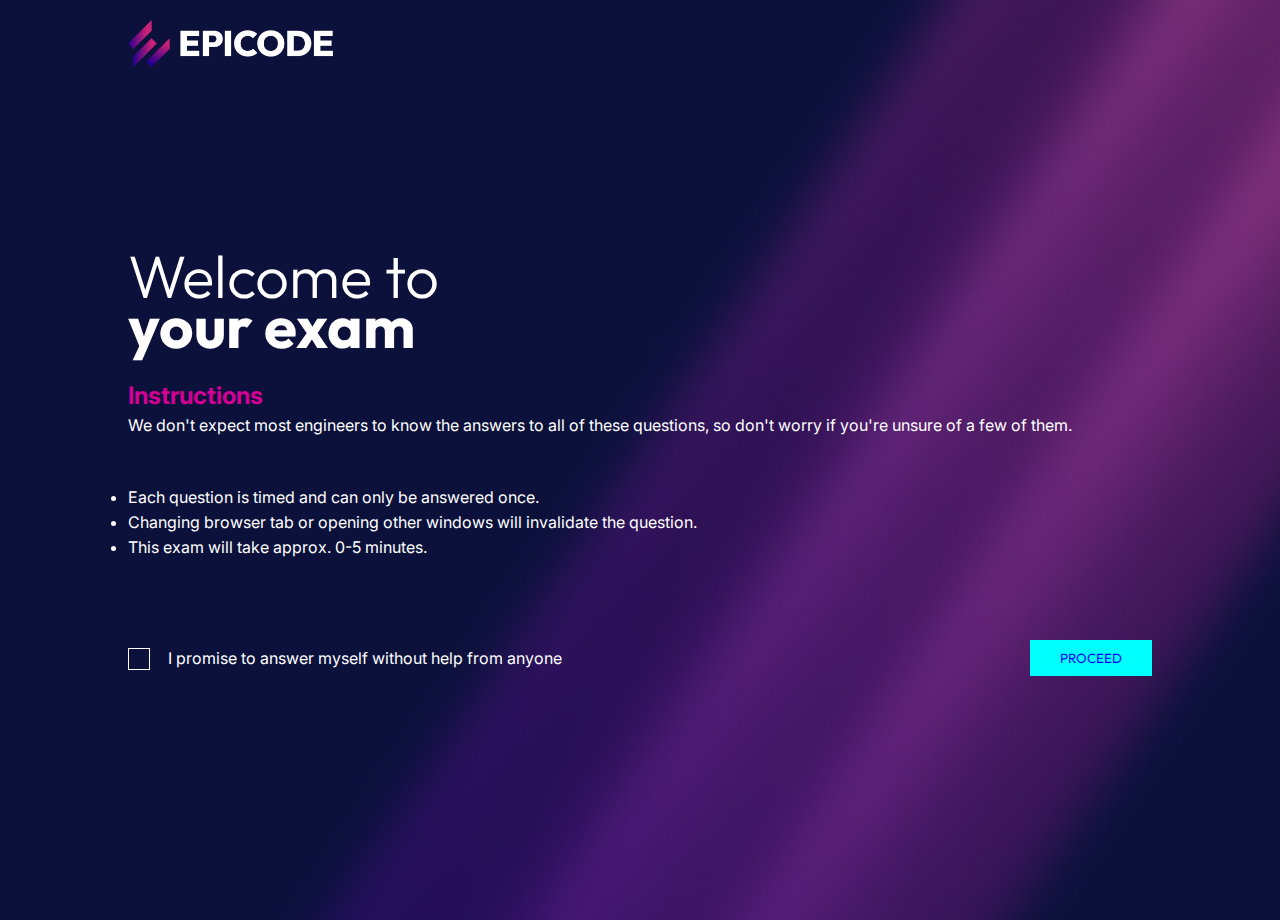
<file: pagine/index.html>
<!DOCTYPE html>
<html lang="it">
<head>
    <meta charset="UTF-8">
    <meta name="viewport" content="width=device-width, initial-scale=1.0">
    <link rel="stylesheet" href="style.css">
    <title>Benvenuto</title>
</head>
<body>
    <header>
        <img src="../assets/epicode_logo.png" alt="Epicode">
    </header>

    <main>
        <h1>Welcome to <br><span>your exam</span></h1>
        <h2>Instructions</h2>
        <p>
            We don't expect most engineers to know the answers to all of 
            these questions, so don't worry if you're unsure of a few of them.
        </p>
        <ul>
            <li>Each question is timed and can only be answered once.</li>
            <li>Changing browser tab or opening other windows will invalidate the question.</li>
            <li>This exam will take approx. 0-5 minutes.</li>
        </ul>

    </main>

    <div id="container">
        <div>
            <input type="checkbox" id="checkbox">
            <label for="checkbox">I promise to answer myself without help from anyone</label>
            
        </div>
        <button id="proceed" onclick="setTimer()">Proceed</button>

    </div>

    <script>
        /* Funzione controllo checkbox */
    document.getElementById("proceed").addEventListener("click", function(){
      let check = document.getElementById("checkbox");
      if(check.checked){
        window.location.href="domande.html";
      }
      else{
        alert('Please accept terms and conditions');
      }
    });
    </script>
</body>
</html>
</file>
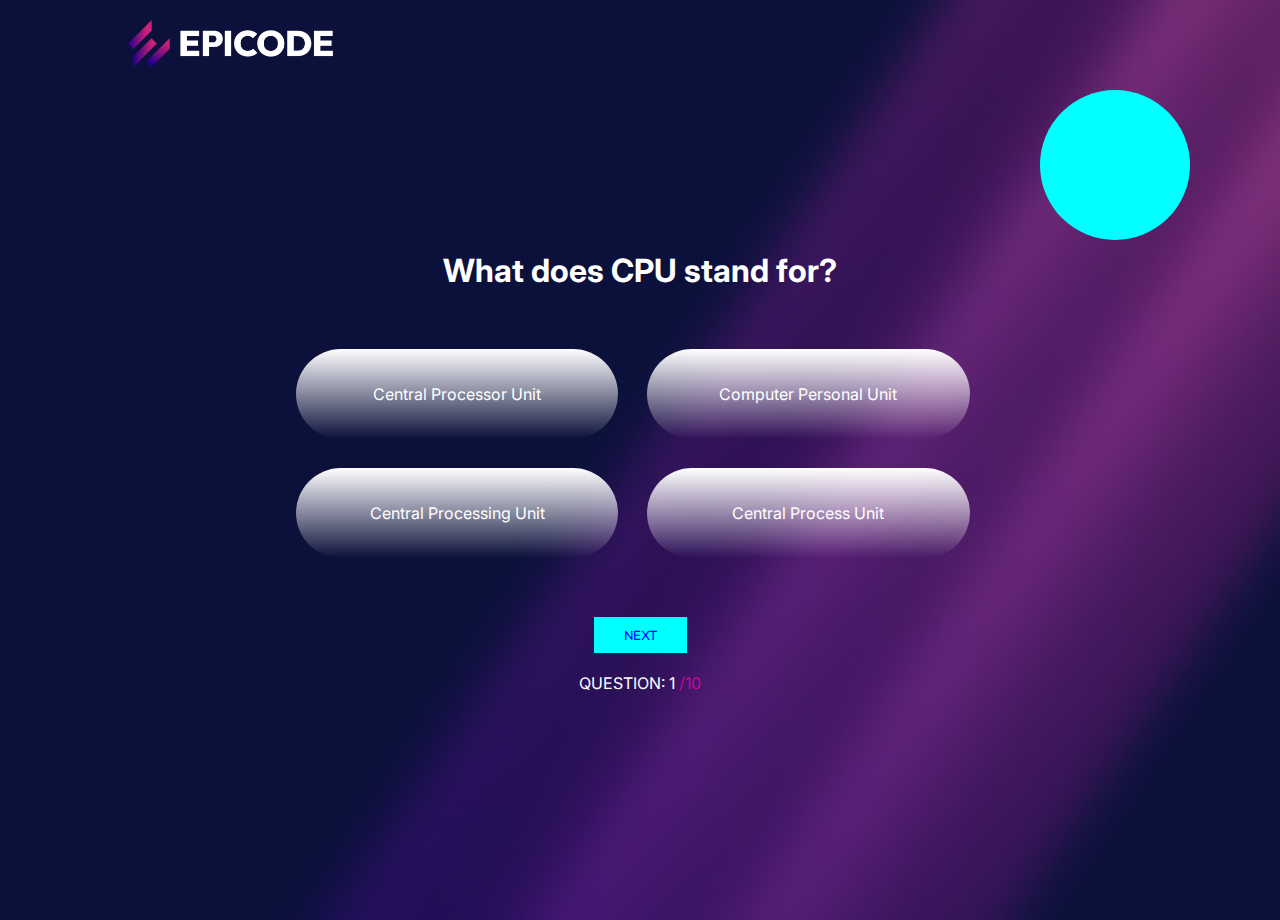
<file: pagine/domande.html>
<!DOCTYPE html>
<html lang="it">
<head>
    <meta charset="UTF-8">
    <meta name="viewport" content="width=device-width, initial-scale=1.0">
    <link rel="stylesheet" href="style.css">
    <title>Domande</title>
</head>
<body>
    <header>
        <img src="../assets/epicode_logo.png" alt="Epicode">
    </header>

    <div id="timer">
    </div>

    <div id="display">
        <h1 id="question"></h1>
        <form id="form">
            
        </form>
        <button id="next" onclick="checkScore(); quiz();">next</button>
    </div>

    <script>
        window.onload = () =>{
            setTimer();
        }
    </script>

    

    <p id="n_questions"></p>
    <p id="score"></p>
    <script src="../script.js"></script>
</body>
</html>
</file>
<file: pagine/style.css>
@import url('https://fonts.googleapis.com/css2?family=Inter:wght@100;300;500;700&family=Outfit:wght@100;300;500;700&display=swap');

*{
    margin: 0;
    padding: 0;
    box-sizing: border-box;
}

body{
    height: 100vh;
    background-image: url("../assets/bg.jpg");
    background-position: center;
    background-size: cover;
    background-repeat: no-repeat;
    color: #fff;
    font-family: 'Inter', sans-serif;
}

header{
    margin: 0 auto;
    width: 80%;
    height: auto;
    margin: 20px auto;
}

header img{
    width: 20%;
    height: auto;
}

main{
    margin: 0 auto;
    margin-top: 20vh;
    width: 80%;
    height: auto;
}

main h1{
    font-weight: 300;
    font-size: 60px;
    font-family: 'Outfit', sans-serif;
    line-height: 50px;
}

main h1 span{
    font-weight: bold;
}

main h2{
    color: #D20094;
    margin-top: 30px;
}

main p{
    margin: 5px 0 50px 0;
}

main ul{
    line-height: 25px;
}

#container{
    margin: 0 auto;
    width: 80%;
    height: auto;
    display: flex;
    flex-wrap: nowrap;
    justify-content: space-between;
    margin-top: 80px;
}

#container div{
    display: flex;
    align-items: center;
}

input[type="checkbox"]{
    position: absolute;
    opacity: 0;
}

input[type="checkbox"] + label{
    position: relative;
    padding-left: 40px;
    cursor: pointer;
}

input[type="checkbox"] + label::before{
    content: '';
    position: absolute;
    top: 0;
    left: 0;
    width: 20px;
    height: 20px;
    border: 1px solid white;
    background-color: transparent;
}

input[type="checkbox"]:checked + label::before{
    background-color: #fff;
}


input[type="checkbox"]:checked + label::after{
    content:'\2713';
    position: absolute;
    top: -2px;
    left: 6px;
    color:#D20094;
}

button{
    padding: 10px 30px;
    text-transform: uppercase;
    border: none;
    background-color: #00ffff;
    color: blue;
    font-family: 'Outfit', sans-serif;
    cursor: pointer;
}

#display{
    margin: 0 auto;
    width: 80%;
    margin-top: 20vh;
    height: auto;
    display: flex;
    flex-wrap: wrap;
    align-items: center;
    justify-content: center;
    flex-direction: column;
}

#n_questions, #score{
    text-align: center;
    text-transform: uppercase;
    margin: 20px 0;
}

#n_questions span{
    color: #D20094;
}

form{
    margin: 5vh auto;
    display: flex;
    flex-wrap: wrap;
    background-color: transparent;
    width: 70%;
    height: auto;
}

form label{
    width: 45%;
    height: 10vh;
    margin: 2% 2%;
    display: flex;
    align-items: center;
    justify-content: center;
    border-radius: 60px;
    background: rgb(255,255,255);
    background: linear-gradient(180deg, rgba(255,255,255,1) 0%, rgba(0,212,255,0) 100%);
}

form label:hover{
    cursor: pointer;
}

form label span{
    width: 90%;
    height: 90%;
    display: flex;
    align-items: center;
    justify-content: center;
    border-radius: 50px;
    padding: 10px;
}

form input[type="radio"]{
    appearance: none;
}

:checked + span{
    background-color: #D20094;
}

#timer{
    position: absolute;
    top: 10vh;
    right: 10vh;
    width: 150px;
    height: 150px;
    border-radius: 50%;
    background-color:#00ffff;
    color: white;
    display: flex;
    align-items: center;
    justify-content: center;
    flex-direction: column;
}

#timer span{
    font-weight: bold;
}
</file>
